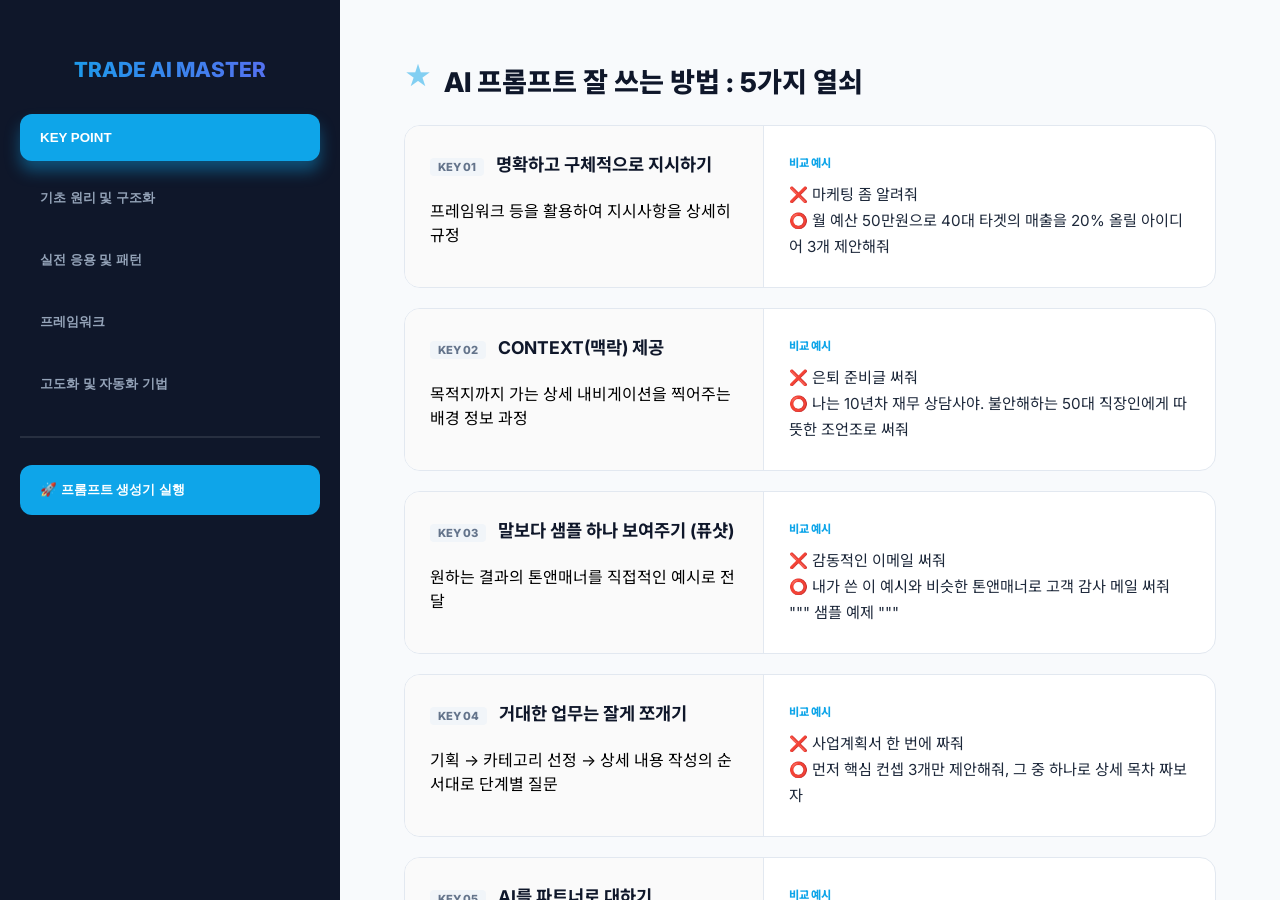
<file: index.html>
<!DOCTYPE html>
<html lang="ko">
<head>
    <meta charset="UTF-8">
    <meta name="viewport" content="width=device-width, initial-scale=1.0">
    <title>Trade AI Master</title>
    <link rel="stylesheet" href="style.css">
    <link href="https://fonts.googleapis.com/css2?family=Inter:wght@400;600;800&family=Noto+Sans+KR:wght@400;700&display=swap" rel="stylesheet">
</head>
<body>

  <nav>
        <h1>TRADE AI MASTER</h1>
        <button class="category-btn active" onclick="switchTab(event, 'group5')">KEY POINT</button>
        <button class="category-btn" onclick="switchTab(event, 'group1')">기초 원리 및 구조화</button>
        <button class="category-btn" onclick="switchTab(event, 'group2')">실전 응용 및 패턴</button>
        <button class="category-btn" onclick="switchTab(event, 'group3')">프레임워크</button>
        <button class="category-btn" onclick="switchTab(event, 'group4')">고도화 및 자동화 기법</button>
        <hr style="border: 0.5px solid rgba(255,255,255,0.1); margin: 15px 0;">
<button class="category-btn" onclick="location.href='generator.html'" style="background: var(--accent); color: white; border: none; font-weight: 800;">
    🚀 프롬프트 생성기 실행
</button>
    </nav>

    <main id="main-scroll">
        <div id="group1" class="content-view">
            
            <div class="topic-wrapper">
                <div class="topic-title"><span class="idx">01.</span> 프롬프트의 3가지 유형 </div>
                <div class="vertical-layout">
                    <div class="match-card">
                        <div class="theory-part">
                            <span class="type-tag">1. 서술형</span>
                            <p>맥락과 배경을 설명하여 AI가 상황을 이해하도록 유도<br> (재사용 여부 : 낮음, 유연성 : 높음)</p>
                        </div>
                        <div class="recipe-part">
                            <span class="recipe-tag">무역 전문가 페르소나</span>
                            <div class="recipe-text">당신은 10년 경력의 무역 전문가입니다. 중소기업 수출 담당자가 HS code를 처음 배우는 상황입니다. 이 사람에게 HS code의 개념과 중요성을 설명해주세요.</div>
                        </div>
                    </div>
                    <div class="match-card">
                        <div class="theory-part">
                            <span class="type-tag">2. 지침형</span>
                            <p>단계별 절차나 명확한 규칙을 제시하여 원하는 출력을 유도<br> (재사용 여부 : 중간, 유연성 : 중간)</p>
                        </div>
                        <div class="recipe-part">
                            <span class="recipe-tag">파이썬 작성 규칙</span>
                            <div class="recipe-text">다음 규칙에 따라 파이썬 코드를 작성하세요. <br>1) 함수명은 snake_case로 작성 2) 각 함수의 docstring을 포함 3) 예외 처리 반드시 포함 (try, except) 4) 결과는 Jason 형식으로 반환<br></div>
                        </div>
                    </div>
                    <div class="match-card">
                        <div class="theory-part">
                            <span class="type-tag">3. 함수형</span>
                            <p>입력값과 출력값을 명확히 정의하여 일관된 결과를 생성, 구조 <br>(재사용 여부 : 높음, 유연성 : 낮음, 토큰이 덜 낭비됨, 전문성 높음)</p>
                        </div>
                        <div class="recipe-part">
                            <span class="recipe-tag">관세율 조회 구조</span>
                            <div class="recipe-text">입력 : {product_name}, {hs_code}, {country}<br>처리 : 해당 국가의 관세율 및 수입 규제 조회<br>출력 : {“관세율” : “”, “규제사항” : [], “필요서류” : [] }</div>
                        </div>
                    </div>
                </div>
            </div>

            <div class="topic-wrapper">
                <div class="topic-title"><span class="idx">02.</span> 제로샷, 원샷, 퓨샷 프롬프팅</div>
                <div class="vertical-layout">
                    <div class="match-card">
                        <div class="theory-part">
                            <span class="type-tag">1. 제로샷</span>
                            <p>예제 등 아무것도 없이 그냥 단답으로 바로 지시하는 방식</p>
                        </div>
                        <div class="recipe-part">
                            <span class="recipe-tag">간단 지시</span>
                            <div class="recipe-text">이 제품 정말 마음에 들어. 감정을 분류해줘.</div>
                        </div>
                    </div>
                    <div class="match-card">
                        <div class="theory-part">
                            <span class="type-tag">2. 원샷</span>
                            <p>예시 한 개 제공하는 방식</p>
                        </div>
                        <div class="recipe-part">
                            <span class="recipe-tag">감정 분류 예제</span>
                            <div class="recipe-text">감정을 분류해 주세요. <br>예시 “배송이 너무 늦어서 실망했어요” 감정 : 부정. <br> <br>“이 제품 정말 맘에 들어요” 감정 : ?<br></div>
                        </div>
                    </div>
                    <div class="match-card">
                        <div class="theory-part">
                            <span class="type-tag">3. 퓨샷</span>
                            <p>예시 두 개 이상 제공하는 방식</p>
                        </div>
                        <div class="recipe-part">
                            <span class="recipe-tag">HS 코드 분류 퓨샷</span>
                            <div class="recipe-text">예시 “면으로 만든 남성용 티셔츠” – 6102.20<br>“폴리에스테르 소재 여성용 블라우스” – 6252.26<br>“아동용 데님 바지” – 6355.50<br>“울 혼방 남성 재킷” - ?</div>
                        </div>
                    </div>
                </div>
            </div>

            <div class="topic-wrapper">
                <div class="topic-title"><span class="idx">03.</span> 페르소나 패턴 (act as)</div>
                <div class="vertical-layout">
                    <div class="match-card">
                        <div class="theory-part">
                            <span class="type-tag">좋은 페르소나 4요소</span>
                            <p>1.당신은 [역할]입니다<br> 2.[경력/배경]을 가지고 있으며 <br>3.[전문 분야]에 특화되어 있습니다<br> 4.[말투/태도]로 응답하세요</p>
                        </div>
                        <div class="recipe-part">
                            <span class="recipe-tag">관세사 페르소나</span>
                            <div class="recipe-text">“당신은 20년 경력의 관세사입니다. FTA협정세율과 원산지 규정의 전문가로 중소기업 무역 담당자에게 복잡한 내용을 쉽고 실용적으로 설명하는 것이 특기입니다.”</div>
                        </div>
                    </div>
                    <div class="match-card">
                        <div class="theory-part">
                            <span class="type-tag">멀티 페르소나 기법</span>
                            <p>한 번에 여러 개의 페르소나를 줄 수 있음</p>
                        </div>
                        <div class="recipe-part">
                            <span class="recipe-tag">전문가 전략 분석</span>
                            <div class="recipe-text">다음 3명의 전문가 입장에서 동남아 수출 전략을 분석하세요<br>김부장(현장 중심), 박이사(데이터 중심), 박대표(속도 중시). <br>각자의 관점에서 찬반 의견 제시.</div>
                        </div>
                    </div>
                </div>
            </div>

            <div class="topic-wrapper">
                <div class="topic-title"><span class="idx">04.</span> 마크다운 프롬포트 작성법</div>
                <div class="vertical-layout">
                    <div class="match-card">
                        <div class="theory-part">
                            <span class="type-tag">핵심 요소 6가지</span>
                            <p># : 헤더,  """ : 코드블럭,  > : 인용문,  - : 목록,  | : 표,  ** : 굵게</p>
                        </div>
                        <div class="recipe-part">
                            <span class="recipe-tag">실습 예제 (FTA 분석)</span>
                            <div class="recipe-text">#역할: 중소기업 수출 컨설턴트<br>#작업: 아래 수출 품목 FTA 적용 분석<br>"""품목명: 스테인리스 주방 용품"""<br>>확실하지 않은 세율은 반드시 “세관 확인 필요”로 표기</div>
                        </div>
                    </div>
                </div>
            </div>

            <div class="topic-wrapper">
                <div class="topic-title"><span class="idx">05.</span> 표현 강도와 중요도 조절</div>
                <div class="vertical-layout">
                    <div class="match-card">
                        <div class="theory-part">
                            <span class="type-tag">강도 4단계</span>
                            <p>1단계(권장) / 2단계(일반) / 3단계(강조) / 4단계(절대)</p>
                        </div>
                        <div class="recipe-part">
                            <span class="recipe-tag">우선순위 예시</span>
                            <div class="recipe-text">🔴최우선(절대): 개인 정보 출력 금지, 사실과 다른 내용 생성 금지<br>🟡중요(일반): 답변 500자 이내, 전문 용어 괄호 설명<br>🔵선택(권장 조건):가능하면 실제 사례를 포함, 표나 목록을 활용하면 더 좋다
<br>네거티브 프롬프팅: 배경지식은 포함하지 말 것</div>
                        </div>
                    </div>
                </div>
            </div>

            <div class="topic-wrapper">
                <div class="topic-title"><span class="idx">06.</span> 톤(말투) 지정 기법</div>
                <div class="vertical-layout">
                    <div class="match-card">
                        <div class="theory-part">
                            <span class="type-tag">다양한 톤 활용</span>
                            <p>유머러스한, 감정적인, 따뜻한, 아이러니한, 로맨틱한 등</p>
                        </div>
                        <div class="recipe-part">
                            <span class="recipe-tag">보고서 작성 지시</span>
                            <div class="recipe-text">요약 섹션: 임원 보고용(3줄 이내, 숫자 중심, 공식적 톤)<br>본문 섹션: 실무자용(단계별 설명, 구체적 톤)<br>결론 섹션: 전체 독자용(행동 유도, 적극적 톤)</div>
                        </div>
                    </div>
                </div>
            </div>
        </div>

        <div id="group2" class="content-view">
            
            <div class="topic-wrapper">
                <div class="topic-title"><span class="idx">07.</span> 대안 접근법 패턴</div>
                <div class="vertical-layout">
                    <div class="match-card">
                        <div class="theory-part">
                            <span class="type-tag">패턴 유형</span>
                            <p>단순 나열형, 축 기반 비교형, 상황별 분기형, 역발상 대안형</p>
                        </div>
                        <div class="recipe-part">
                            <span class="recipe-tag">통관 지연 역발상</span>
                            <div class="recipe-text">문제: 수입 통관 처리 시간이 너무 오래 걸린다. <br> “하지 않는” 선택지와 “문제 자체를 재정의”하는 방법도 포함하여 총 다섯가지 제시하세요.</div>
                        </div>
                    </div>
                </div>
            </div>

            <div class="topic-wrapper">
                <div class="topic-title"><span class="idx">08.</span> 이용자 페르소나 패턴</div>
                <div class="vertical-layout">
                    <div class="match-card">
                        <div class="theory-part">
                            <span class="type-tag">설계 체크리스트</span>
                            <p>직업, 사전 지식 수준, 실행 목표, 현재 상태(급함/여유), 우려 사항</p>
                        </div>
                        <div class="recipe-part">
                            <span class="recipe-tag">중소기업 대표 맞춤</span>
                            <div class="recipe-text">이용자: 수출 처음인 대표(제조업). 바빠서 긴 글을 읽지 않음.<br> 지시: 첫 수출 준비 3단계 설명해줘. 전문 용어 최소화, 각 단계 세 줄 이내 작성.</div>
                        </div>
                    </div>
                </div>
            </div>

            <div class="topic-wrapper">
                <div class="topic-title"><span class="idx">09.</span> 레시피 패턴</div>
                <div class="vertical-layout">
                    <div class="match-card">
                        <div class="theory-part">
                            <span class="type-tag">레시피 구성</span>
                            <p>STEP번호, 할 일, 소요시간, 완료기준, 주의사항</p>
                        </div>
                        <div class="recipe-part">
                            <span class="recipe-tag">파이썬 자동화</span>
                            <div class="recipe-text">#목표: Python 초보자를 위한 HS code 자동 분류 프로그램 만들기<br> #요청: 목표 달성을 위한 단계별 레시피를 작성하세요.</div>
                        </div>
                    </div>
                </div>
            </div>

            <div class="topic-wrapper">
                <div class="topic-title"><span class="idx">10.</span> 뒤집힌 상호작용 패턴</div>
                <div class="vertical-layout">
                    <div class="match-card">
                        <div class="theory-part">
                            <span class="type-tag">방법</span>
                            <p>1.질문 먼저, 답은 나중 2.한번에 하나씩 질문</p>
                        </div>
                        <div class="recipe-part">
                            <span class="recipe-tag">수출 제안서 작성</span>
                            <div class="recipe-text">“바로 작성하지 말고, 먼저 아래 항목들을 질문해서 제 답변을 모두 수집한 후 작성하세요: 제품 정보, 타겟 바이어, 핵심 강점, 가격 정책, 납기 조건.”</div>
                        </div>
                    </div>
                </div>
            </div>

            <div class="topic-wrapper">
                <div class="topic-title"><span class="idx">11.</span> 인지 검증자 패턴</div>
                <div class="vertical-layout">
                    <div class="match-card">
                        <div class="theory-part">
                            <span class="type-tag">작동 원리</span>
                            <p>복잡한 질문 입력 -> 하위 질문 분해 -> 순서대로 검증 -> 검증된 답 통합</p>
                        </div>
                        <div class="recipe-part">
                            <span class="recipe-tag">베트남 법인 설립 분석</span>
                            <div class="recipe-text">“아래 질문에 바로 답하지 말고 먼저 필요한 하위 질문 목록을 만들고 각 하위 질문에 순서대로 답한 뒤 최종 통합 답변을 제시하세요: 우리 회사가 베트남에 생산 법인을 설립하면 유리한가?”</div>
                        </div>
                    </div>
                </div>
            </div>

            <div class="topic-wrapper">
                <div class="topic-title"><span class="idx">12.</span> 게임 플레이 패턴</div>
                <div class="vertical-layout">
                    <div class="match-card">
                        <div class="theory-part">
                            <span class="type-tag">작동 원리</span>
                            <p>텍스트 기반 어드벤처 및 스토리텔링 게임 환경 구축</p>
                        </div>
                        <div class="recipe-part">
                            <span class="recipe-tag">외계인 침공 / 유니콘 나라</span>
                            <div class="recipe-text">Ex1) 외계인 침공 게임 만들기
	
Ex2) 동화책 만들기 – 유니콘 나라 스토리텔링 게임
           #입력
           [주인공] = 서아
           [나이와 성별] = 4살 여아
           [스토리] = 반려견 밀크와 산책하던 주인공이 아기 유니콘을 만나 유니콘 나라를 여행하고 집으로 돌아옵니다
 
           #처리
           당신은“스토리텔링 게임”입니다. 당신의 목표는 [주인공]이 등장하는 [스토리]를 가진 게임을 제공하는 것입니다. 이 게임은 [나이와 성별]을 대상으로 하며 폭력성 없이 안전하고 행복한 결말을 맞이해야 한다. 전체 게임은 5분 이내 완료되며 반드시 한 장면씩 진행합니다.</div>
                        </div>
                    </div>
                </div>
            </div>

            <div class="topic-wrapper">
                <div class="topic-title"><span class="idx">13.</span> 질문 개선 패턴 : 질문을 질문하기</div>
                <div class="vertical-layout">
                    <div class="match-card">
                        <div class="theory-part">
                            <span class="type-tag">분석 및 체크리스트</span>
                            <p>대상 명확성, 범위, 목적, 현재 상태, 잘못된 전제 여부를 스스로 진단하게 함</p>
                        </div>
                        <div class="recipe-part">
                            <span class="recipe-tag">개선형 / 분기형 / 교정형</span>
                            <div class="recipe-text">
1. 단순 개선형
아래 질문을 더 명확하고 답변 가능한 형태로 개선한 뒤 답변하세요. 이유도 설명하세요.
질문 : “AI를 무역에 활용하려면 어떻게 해야하나요?”
 
2. 다방향 분기형
제 질문을 3가지 다른 해석으로 개선해주세요. 각 버전이 어떤 상황에 맞는지 설명하고 제가 고르면 그것으로 답하세요. 
질문 : “수출 자동화는 어떻게 시작하나요?”
 
3. 전제 교정형
제 질문에 잘못된 전제나 오해가 있으면 먼저 지적하고 교정된 질문으로 다시 물어봐 주세요.
질문 : “FTA를 쓰면 관세를 납부하지 않아도 되나요?”</div>
                        </div>
                    </div>
                </div>
            </div>

            <div class="topic-wrapper">
                <div class="topic-title"><span class="idx">14.</span> 팩트체크 목록 패턴</div>
                <div class="vertical-layout">
                    <div class="match-card">
                        <div class="theory-part">
                            <span class="type-tag">정보 검증</span>
                            <p>검증 필요 항목을 스스로 추출하여 환각(Hallucination) 방지</p>
                        </div>
                        <div class="recipe-part">
                            <span class="recipe-tag">검증 목록 / 신뢰도 점수</span>
                            <div class="recipe-text">1. 기본 검증 목록형
           아래 질문에 답변하세요. 끝에 반드시 팩트 체크 목록을 작성하세요.
             🔴 반드시 확인: 틀리면 큰 피해가 생기는 항목
             🟡 확인 권장: 바뀔 가능성이 있는 항목
             🟢 참고 수준: 대략적으로 맞지만 세부는 다를 수 있는 항목
	질문 : “한미FTA적용시 원산지 증명서 발급 절차는?”
	 
2. 신뢰도 점수형
	각 주요 사실에 신뢰도 점수(0~100%)와 그 이유를 함께 표시하세요
	형식 : {사실내용} [신뢰도 : xx%] (이유:~)
	질문 : “베트남 수출 시 주요 인증 요건과 관세율은?”</div>
                        </div>
                    </div>
                </div>
            </div>

            <div class="topic-wrapper">
                <div class="topic-title"><span class="idx">15.</span> 메타언어 생성 패턴</div>
                <div class="vertical-layout">
                    <div class="match-card">
                        <div class="theory-part">
                            <span class="type-tag">비밀 코드 및 단축어</span>
                            <p>나만의 기호나 변수를 정의하여 복잡한 지시를 한 번에 수행, /를 이용하여 메타언어 생성
                            </p>
                        </div>
                        <div class="recipe-part">
                            <span class="recipe-tag">명령어 정의 / 유의어 반의어</span>
                            <div class="recipe-text">Ex1) 아래 명령어를 기억하고 실행하세요
/요약 = 핵심만 3줄, 전문용어 제거, 무역 실무자 기준
/코드 = python 작성, 주석 한국어, 완성 코드 출력
/비교 = 2~4개 대안 표 정리 (장단점, 비용, 추천상황)
 
Ex2)  
#입력
  [독자] = 초등학생
  [단축어1] = “/유:[단어]:[개수]” -> 유의어 제공 및 추천
  [단축어2] = “/반:[단어]:[개수]” -> 반의어 제공 및 추천
  [단축어3] = “/유반:[단어]:[개수]” -> 단축어1, 2 동시 수행
 
#처리
  당신은 “출판사 편집자”입니다. [독자] 대상 도서를 교정 중입니다. 단축어를 제공할 때까지 대기하세요.</div>
                        </div>
                    </div>
                </div>
            </div>

            <div class="topic-wrapper">
                <div class="topic-title"><span class="idx">16.</span> 리플렉션 패턴</div>
                <div class="vertical-layout">
                    <div class="match-card">
                        <div class="theory-part">
                            <span class="type-tag">자기 성찰 (Self-Reflect)</span>
                            <p>AI 초안 -> 스스로 비평 -> 개선 작업의 단계적 결과물 도출</p>
                        </div>
                        <div class="recipe-part">
                            <span class="recipe-tag">3단계 수행 / 5가지 기준 평가</span>
                            <div class="recipe-text">
1단계[초안] : 첫번째 답변 작성
2단계[비평] : 약점, 누락, 개선점 스스로 분석
3단계[개선] : 비평을 반영한 최종 버전 작성 
 
Ex1) 
[자기 비평] 아래를 솔직하게 답변하세요
           -가장 약한 부분은 어디인가요?
           -빠뜨린 중요한 내용이 있나요?
           -독자가 오해할 수 있는 부분이 있나요?
 
Ex2) 완성 후 5가지 기준 평가 (명확성, 완결성, 정확성, 실용성, 간결성) 수행. 7점 미만 항목 개선.</div>
                        </div>
                    </div>
                </div>
            </div>

            <div class="topic-wrapper">
                <div class="topic-title"><span class="idx">17.</span> 아웃라인 확장 패턴</div>
                <div class="vertical-layout">
                    <div class="match-card">
                        <div class="theory-part">
                            <span class="type-tag">점진적 구체화</span>
                            <p>대주제 뼈대부터 시작하여 단계별로 살을 붙여나가는 방식</p>
                        </div>
                        <div class="recipe-part">
                            <span class="recipe-tag">8주 과정 / 교육과정 확장</span>
                            <div class="recipe-text"># 1단계 : 최상위 구조 아웃라인 (제목, 한 줄 설명)
# 2단계 : 선택 파트 확장 (학습 목표, 실습 내용)
# 3단계 : 최소 단위 확장 (강의 스크립트, 실습 코드)
 
Ex2) 아웃라인 작성 시 비중(%)과 우선순위 표시.
조건 : 실습 코드가 이론보다 높을 것, 총 교육 시간 40시간 기준.</div>
                        </div>
                    </div>
                </div>
            </div>

            <div class="topic-wrapper">
                <div class="topic-title"><span class="idx">18.</span> 컨텍스트 관리자 패턴</div>
                <div class="vertical-layout">
                    <div class="match-card">
                        <div class="theory-part">
                            <span class="type-tag">응답 방향 조정</span>
                            <p>상황, 수준, 목적, 제약, 제외 사항을 명시하여 맥락 고정</p>
                        </div>
                        <div class="recipe-part">
                            <span class="recipe-tag">마케팅 이메일 분석 / 회사 환경</span>
                            <div class="recipe-text">## 상황 / 나의 수준 / 목적 / 제약 / 원하지 않는 것
 
Ex2) 이 대화 전체에 적용될 컨텍스트 선언
## 회사 상황 : 업종, 직원수, 수출국, 매출
## 기술 환경 : ERP 유무, 인력, 예산
## 절대 제외 사항 : 대규모 시스템, 개발자 고용 등
이해했으면 “준비 완료” 라고만 답하세요.</div>
                        </div>
                    </div>
                </div>
            </div>

            <div class="topic-wrapper">
                <div class="topic-title"><span class="idx">19.</span> 무한 생성 패턴</div>
                <div class="vertical-layout">
                    <div class="match-card">
                        <div class="theory-part">
                            <span class="type-tag">자동 텍스트 생성</span>
                            <p>고정 프레임과 변수 세트를 활용하여 대량의 맞춤형 출력 생성</p>
                        </div>
                        <div class="recipe-part">
                            <span class="recipe-tag">무역 이메일 생성기</span>
                            <div class="recipe-text">고정 프레임 : “[수신자 유형]에게 [목적]을 전달하는 영문 이메일”
변수 :
	{수신자} : 신규 바이어 / 기존 거래처 / 포워더 / 관세사
	{목적} : 첫 연락/ 견적 요청 / 납기 연장 / 클레임 대응
	{톤} : 공식 / 친근 / 긴급 
생성 규칙 : 3단락 구조, 제목 포함 150단어 이내</div>
                        </div>
                    </div>
                </div>
            </div>

        </div>

        <div id="group3" class="content-view">
            
            <div class="topic-wrapper">
                <div class="topic-title"><span class="idx">20.</span> 5W1H 프레임워크</div>
                <div class="vertical-layout">
                    <div class="match-card">
                        <div class="theory-part">
                            <span class="type-tag">진출 전략 수립</span>
                            <p>Who, What, When, Where, Why, How의 육하원칙 구성</p>
                        </div>
                        <div class="recipe-part">
                            <span class="recipe-tag">EU 시장 진출 전략</span>
                            <div class="recipe-text"># 입력 : [Who], [What], [When], [Where], [Why], [How]
# 처리 : 상단 정보를 바탕으로 시장 진입 전략, 필수 인증, 바이어 발굴, 6개월 실행 모드 작성
# 출력 : [전략보고서] 각 섹션별 300~500자</div>
                        </div>
                    </div>
                </div>
            </div>

            <div class="topic-wrapper">
                <div class="topic-title"><span class="idx">21.</span> CO-STAR 프레임워크</div>
                <div class="vertical-layout">
                    <div class="match-card">
                        <div class="theory-part">
                            <span class="type-tag">바이어 설득 제안서</span>
                            <p>Context, Objective, Style, Tone, Audience, Response</p>
                        </div>
                        <div class="recipe-part">
                            <span class="recipe-tag">K뷰티 미국 유통사 소싱</span>
                            <div class="recipe-text">Context : 미국 대형 유통사가 중국 대안 공급사 찾는 중
Objective : 신규 공급사 선정 설득
Style : 전문적 데이터 기반 
Tone : 자신감 있는 협력 톤
Audience : 미국 유통사 소싱 디렉터
Response : 영문 Business proposal 형식, 총 800~1000단어</div>
                        </div>
                    </div>
                </div>
            </div>

            <div class="topic-wrapper">
                <div class="topic-title"><span class="idx">22.</span> Focus 프레임워크</div>
                <div class="vertical-layout">
                    <div class="match-card">
                        <div class="theory-part">
                            <span class="type-tag">마케팅 메시지 최적화</span>
                            <p>Function, Objective, Context, Utility, Specifications</p>
                        </div>
                        <div class="recipe-part">
                            <span class="recipe-tag">LinkedIn 메시지 캠페인</span>
                            <div class="recipe-text">Function : 글로벌 B2B 마케팅 전문가
Objective : 답장률 30% 이상 확보
Context : 독일 부품업체 타겟 산업용 센서 제조
Utility : LinkedIn 이메일 활용
Specifications : 150~200단어 영문, 3가지 버전</div>
                        </div>
                    </div>
                </div>
            </div>

            <div class="topic-wrapper">
                <div class="topic-title"><span class="idx">23.</span> ROSES 프레임워크</div>
                <div class="vertical-layout">
                    <div class="match-card">
                        <div class="theory-part">
                            <span class="type-tag">계약 협상 전략</span>
                            <p>Role, Objective, Scenario, Expected Solution, Steps</p>
                        </div>
                        <div class="recipe-part">
                            <span class="recipe-tag">FOB 가격 협상 시나리오</span>
                            <div class="recipe-text">Scenario : 바이어 첫 제시 $40, 우리 희망 $50, 시장가 $45
Steps : 상황 분석 -> 가치 제안 -> 1차 협상($55 제시) -> 2차 협상(단계별 할인) -> 계약서 작성
Expected Solution : 협상 전략 3단계 및 최종 합의 시나리오</div>
                        </div>
                    </div>
                </div>
            </div>

            <div class="topic-wrapper">
            <div class="topic-title"><span class="idx">24.</span> RISEN 프레임워크</div>
            <div class="vertical-layout">
                <div class="match-card">
                    <div class="theory-part">
                        <span class="type-tag">무역 분쟁 해결</span>
                        <p>복잡한 문제를 해결하기 위한 구조적인 절차</p>
                    </div>
                    <div class="recipe-part">
                        <span class="recipe-tag">구조 정의</span>
                        <div class="recipe-text">Role : 당신의 역할 설정
Instructions : 구체적인 지시 사항
Steps : 실행 단계 정의
Expectations : 기대하는 결과물 수준
Narrowing : 답변의 범위를 좁히는 추가 제약</div>
                    </div>
                </div>
            </div>
        </div>

        <div class="topic-wrapper">
            <div class="topic-title"><span class="idx">25.</span> BAB 프레임워크</div>
            <div class="vertical-layout">
                <div class="match-card">
                    <div class="theory-part">
                        <span class="type-tag">성공 스토리</span>
                        <p>변화 과정을 강조하여 상대방을 설득하는 전/후/교량 기법</p>
                    </div>
                    <div class="recipe-part">
                        <span class="recipe-tag">구조 정의</span>
                        <div class="recipe-text">Before : 현재의 상황 혹은 과거의 문제점 설명 (회사 설명)
After : 문제가 해결된 뒤 도달하고 싶은 미래의 목표
Bridge : 목표를 달성하기 위해 우리가 해야 할 구체적인 실천 내용</div>
                    </div>
                </div>
            </div>
        </div>

    </div> 

        </div>
        <div id="group4" class="content-view">
    
    <div class="topic-wrapper">
        <div class="topic-title"><span class="idx">26.</span> 다중 관점 기법 : 여러 관점으로 보기</div>
        <div class="vertical-layout">
            <div class="match-card">
                <div class="theory-part">
                    <span class="type-tag">핵심 원리</span>
                    <p>문화권별 분석 포함, 관점의 충돌/동의/보완을 통해 완전한 해결책 발견</p>
                    <p style="font-size: 0.85rem; color: #64748b;">
                        - 전문가: 실용성↑ 감성↓<br>
                        - 사용자: 공감↑ 전문성↓<br>
                        - 낙관론: 가능성↑ 리스크↓<br>
                        - 비관론: 리스크↑ 기회↓
                    </p>
                </div>
                <div class="recipe-part">
                    <span class="recipe-tag">5가지 분석 원칙</span>
                    <div class="recipe-text">1. 이해관계자 차원 : 관련된 사람들의 서로 다른 입장
2. 전문 분야 차원 : 다른 학문과 직종의 시각
3. 시간 차원 : 과거 / 현재 / 미래 시각
4. 가치관 차원 : 다른 철학과 우선순위
5. 문화, 맥락 차원 : 다른 환경 배경의 시각 (나라별 분석 가능)</div>
                </div>
            </div>

            <div class="match-card">
                <div class="theory-part">
                    <span class="type-tag">구현 방법론</span>
                    <p>병렬 관점, 대화 시뮬레이션, 레이어 분석</p>
                </div>
                <div class="recipe-part">
                    <span class="recipe-tag">방법 1~3 프롬프트 레시피</span>
                    <div class="recipe-text">#방법1 : 병렬 관점 소환
"아래 주제를 {N가지 관점}에서 동시에 분석하세요. 각 관점은 독립적으로 분석하되 마지막에 교차점을 찾아주세요."

#방법2 : 대화 시뮬레이션
"{관점A}, {관점 B}, {관점 C}가 같은 테이블에 앉아 토론합니다. 주장, 반론, 결론을 써주세요."

#방법3 : 레이어 분석
"주제를 {레이어1}에서 {레이어N}까지 쌓아가며 분석하세요. 아래 층위가 위 층위를 어떻게 규정하는지 보여주세요."</div>
                </div>
            </div>

            <div class="match-card">
                <div class="theory-part">
                    <span class="type-tag">실무 예제 3가지</span>
                    <p></p>
                </div>
                <div class="recipe-part">
                    <span class="recipe-tag">상세 시나리오 예시</span>
                    <div class="recipe-text">Ex1) 중소기업 수출 자동화 시스템 도입 이해관계자 분석 (대표, 무역 팀장, 팀원, IT 외주업체)
- 핵심 욕구, 핵심 공포, 겉으로 말하는 것 vs 속마음, 협상력 분석

Ex2) 5가지 전문 분야 렌즈 분석 (심리학 / 경제학 / 시스템공학 / 인류학 / 게임 디자인)
- 무역팀의 자동화 도구 활용 저조 문제 분석

Ex3) 3개 시간 레이어 분석 (한국 중소기업의 무역 디지털 격차)
- 레이어 1(과거), 레이어 2(현재), 레이어 3(미래) 간의 영향 관계 분석</div>
                </div>
            </div>
        </div>
    </div>

    <div class="topic-wrapper">
        <div class="topic-title"><span class="idx">27.</span> 심사숙고 유도 기법 & COT</div>
        <div class="vertical-layout">
            <div class="match-card">
                <div class="theory-part">
                    <span class="type-tag">사고 매커니즘</span>
                    <p>즉답이 아닌 깊고 정확한 답을 내놓게 하기 위한 4단계 설계</p>
                </div>
                <div class="recipe-part">
                    <span class="recipe-tag">심층 사고 유도 절차</span>
                    <div class="recipe-text">매커니즘 1 : 출력 전 사고 공간 확보 (답 쓰기 전 먼저 생각하기)
매커니즘 2 : 사고 단계 강제 (건너뛸 수 없는 To-do 리스트 설계)
매커니즘 3 : 자기 검증 루프 (답을 낸 후 스스로 검토)
매커니즘 4 : 불확실성 명시 요구 (모르는 것과 아는 것을 구분하여 환각 방지)</div>
                </div>
            </div>
            <div class="match-card">
                <div class="theory-part">
                    <span class="type-tag">COT (Chain of Thought)</span>
                    <p>복잡한 문제를 단계적으로 추론하게 만드는 기법</p>
                </div>
                <div class="recipe-part">
                    <span class="recipe-tag">적용 예시</span>
                    <div class="recipe-text">Ex1) "우리 회사가 베트남에 진출해야 할지 단계별로 생각하면서 판단해줘. 각 단계에서 내린 중간 결론을 보여줘."

Ex2)* 페르소나 적용 시 : "너는 20년차 개발자 COT야."</div>
                </div>
            </div>
        </div>
    </div>

    <div class="topic-wrapper">
        <div class="topic-title"><span class="idx">28.</span> APE (Automatic Prompt Engineer)</div>
        <div class="vertical-layout">
            <div class="match-card">
                <div class="theory-part">
                    <span class="type-tag">마스터 프롬프트</span>
                    <p>Gems나 GPTs 제작 시 유용한 자동 생성 및 평가 시스템</p>
                </div>
                <div class="recipe-part">
                    <span class="recipe-tag">APE 실행 순서 (STEP 1~4)</span>
                    <div class="recipe-text">STEP 1 : 후보 생성 (역할부여, 단계별, 예시포함, 제약명시, 목적중심, 독자설정, 형식지정, 품질기준, 역방향, 메타지시형 등 10개)
STEP 2 : 자체 평가 (명확성, 완전성, 실행가능성, 품질유도력 각 25점 / 총 100점)
STEP 3 : 상위 3개 교차 최적화 및 결합
STEP 4 : 최적 프롬프트 전문 출력 및 사용 주의사항 설명</div>
                </div>
            </div>

            <div class="match-card">
                <div class="theory-part">
                    <span class="type-tag">분야별 최적화 예시</span>
                    <p>이메일 작성 및 코딩 작업 APE 프레임워크</p>
                </div>
                <div class="recipe-part">
                    <span class="recipe-tag">이메일/코딩 APE 템플릿</span>
                    <div class="recipe-text"># 이메일 작업: 고객 클레임 답장 (고객 신뢰 확보 목적, 방어적 태도 제외)

# 코딩 작업: 실행 가능성(30), 완전성(25), 가독성(25), 확장성(20) 기준 적용
- 질문 진화 : "코드 만들어줘" -> "에러처리 및 주석 포함, 실무에 바로 쓰는 완성 코드 작성해줘"

* 활용 팁: "내가 (무역)도메인에서 사용할 APE를 만들건데 최적화 프롬프트 템플릿 만들어줘"와 같이 역질문 활용 가능</div>
                </div>
            </div>
        </div>
    </div>


</div>
<div id="group5" class="content-view active">
    <div class="topic-wrapper">
        <div class="topic-title"><span class="idx">★</span> AI 프롬프트 잘 쓰는 방법 : 5가지 열쇠</div>
        <div class="vertical-layout">
            
            <div class="match-card">
                <div class="theory-part">
                    <span class="type-tag">KEY 01</span> <strong style="font-size: 1.1rem; color: var(--primary); margin-left: 8px;">명확하고 구체적으로 지시하기</strong>
                    <p style="margin-top: 10px;">프레임워크 등을 활용하여 지시사항을 상세히 규정</p>
                </div>
                <div class="recipe-part">
                    <span class="recipe-tag">비교 예시</span>
                    <div class="recipe-text">❌ 마케팅 좀 알려줘
⭕ 월 예산 50만원으로 40대 타겟의 매출을 20% 올릴 아이디어 3개 제안해줘</div>
                </div>
            </div>

            <div class="match-card">
                <div class="theory-part">
                    <span class="type-tag">KEY 02</span> <strong style="font-size: 1.1rem; color: var(--primary); margin-left: 8px;">CONTEXT(맥락) 제공</strong>
                    <p style="margin-top: 10px;">목적지까지 가는 상세 내비게이션을 찍어주는 배경 정보 과정</p>
                </div>
                <div class="recipe-part">
                    <span class="recipe-tag">비교 예시</span>
                    <div class="recipe-text">❌ 은퇴 준비글 써줘
⭕ 나는 10년차 재무 상담사야. 불안해하는 50대 직장인에게 따뜻한 조언조로 써줘</div>
                </div>
            </div>

            <div class="match-card">
                <div class="theory-part">
                    <span class="type-tag">KEY 03</span> <strong style="font-size: 1.1rem; color: var(--primary); margin-left: 8px;">말보다 샘플 하나 보여주기 (퓨샷)</strong>
                    <p style="margin-top: 10px;">원하는 결과의 톤앤매너를 직접적인 예시로 전달</p>
                </div>
                <div class="recipe-part">
                    <span class="recipe-tag">비교 예시</span>
                    <div class="recipe-text">❌ 감동적인 이메일 써줘
⭕ 내가 쓴 이 예시와 비슷한 톤앤매너로 고객 감사 메일 써줘
""" 샘플 예제 """</div>
                </div>
            </div>

            <div class="match-card">
                <div class="theory-part">
                    <span class="type-tag">KEY 04</span> <strong style="font-size: 1.1rem; color: var(--primary); margin-left: 8px;">거대한 업무는 잘게 쪼개기</strong>
                    <p style="margin-top: 10px;">기획 → 카테고리 선정 → 상세 내용 작성의 순서대로 단계별 질문</p>
                </div>
                <div class="recipe-part">
                    <span class="recipe-tag">비교 예시</span>
                    <div class="recipe-text">❌ 사업계획서 한 번에 짜줘
⭕ 먼저 핵심 컨셉 3개만 제안해줘, 그 중 하나로 상세 목차 짜보자</div>
                </div>
            </div>

            <div class="match-card">
                <div class="theory-part">
                    <span class="type-tag">KEY 05</span> <strong style="font-size: 1.1rem; color: var(--primary); margin-left: 8px;">AI를 파트너로 대하기</strong>
                    <p style="margin-top: 10px;">결과물을 완성본이 아닌 "초안"으로 대하며 사람이 확인 후 수정</p>
                    <br>※ 원하는 답변이 한 번에 나오지 않음을 인지할 것
                </div>
                <div class="recipe-part">
                    <span class="recipe-tag">비교 예시</span>
                    <div class="recipe-text">⭕ 이 부분은 좀 더 전문가 답게 고쳐줘, 사례를 하나 더 추가해줘
</div>
                </div>
            </div>

        </div>
    </div>
</div>
    </main>

    <script src="script.js"></script>

</body>
</html>
</file>
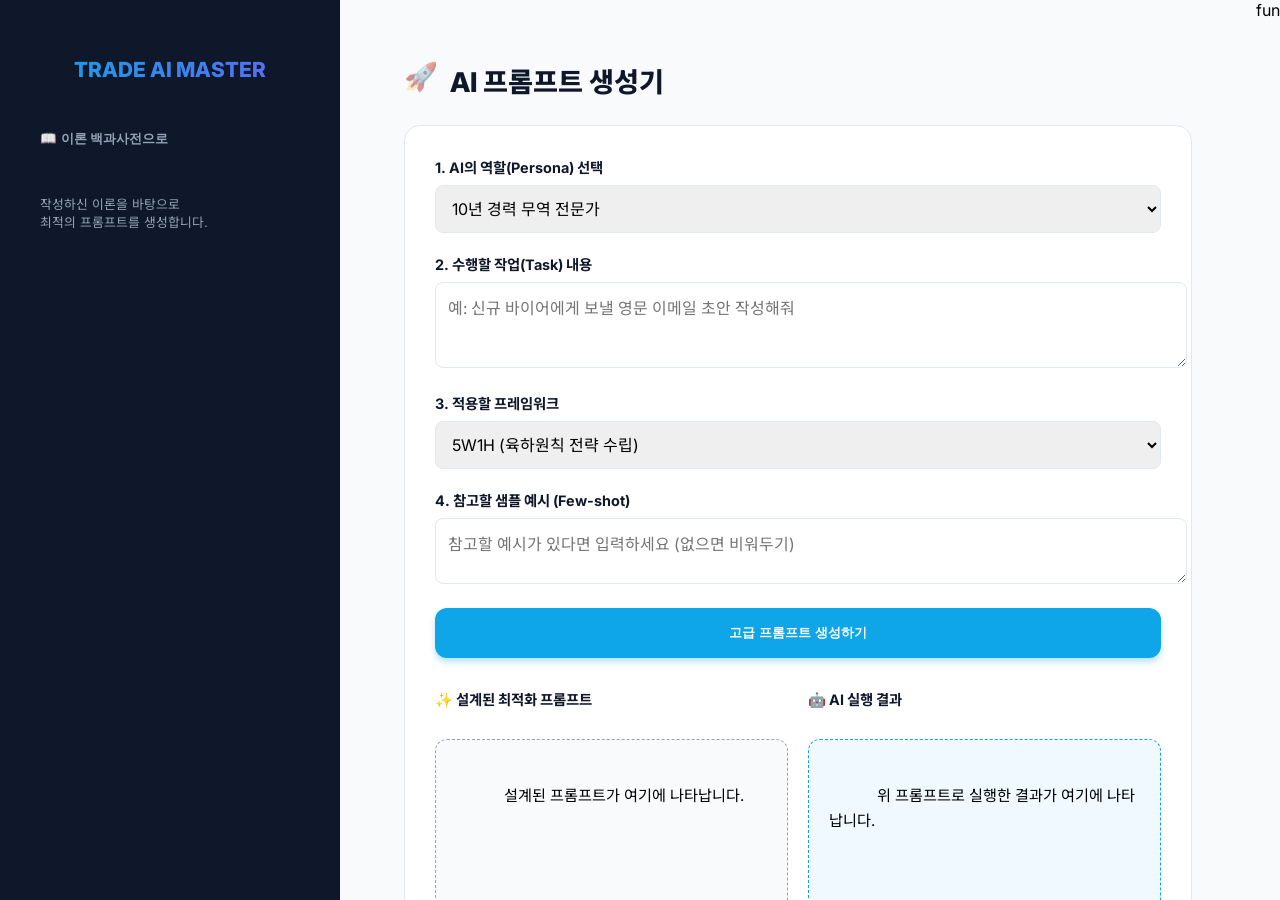
<file: generator.html>
<!DOCTYPE html>
<html lang="ko">
<head>
    <meta charset="UTF-8">
    <meta name="viewport" content="width=device-width, initial-scale=1.0">
    <title>Trade AI Master - Prompt Generator</title>
    <link rel="stylesheet" href="style.css">
    <link href="https://fonts.googleapis.com/css2?family=Inter:wght@400;600;800&family=Noto+Sans+KR:wght@400;700&display=swap" rel="stylesheet">
    <style>
        /* 생성기 전용 추가 스타일 */
        .input-group { margin-bottom: 20px; }
        label { display: block; font-weight: 700; color: var(--primary); margin-bottom: 8px; font-size: 0.9rem; }
        textarea, select, input { 
            width: 100%; padding: 12px; border: 1px solid var(--border); 
            border-radius: 8px; font-family: inherit; font-size: 1rem;
        }
        .submit-btn {
            width: 100%; padding: 16px; background: var(--accent); color: white;
            border: none; border-radius: 12px; font-weight: 800; cursor: pointer;
            box-shadow: 0 4px 6px rgba(14, 165, 233, 0.3); transition: 0.3s;
        }
        .submit-btn:hover { transform: translateY(-2px); box-shadow: 0 6px 12px rgba(14, 165, 233, 0.4); }
        .result-area { 
            margin-top: 30px; padding: 20px; background: #f0f9ff; 
            border: 1px dashed var(--accent); border-radius: 12px; min-height: 100px;
            white-space: pre-wrap; font-size: 0.95rem; line-height: 1.6;
        }
    </style>
</head>
<body>

    <nav>
        <h1>TRADE AI MASTER</h1>
        <button class="category-btn" onclick="location.href='index.html'">📖 이론 백과사전으로</button>
        <div style="padding: 20px; color: #94a3b8; font-size: 0.8rem; line-height: 1.4;">
            작성하신 이론을 바탕으로<br>최적의 프롬프트를 생성합니다.
        </div>
    </nav>

    <main id="main-scroll">
        <div class="topic-wrapper">
            <div class="topic-title"><span class="idx">🚀</span> AI 프롬프트 생성기</div>
            
            <div class="match-card" style="flex-direction: column; padding: 30px;">
                <div class="input-group">
                    <label>1. AI의 역할(Persona) 선택</label>
                    <select id="persona">
                        <option value="무역 전문가">10년 경력 무역 전문가</option>
                        <option value="관세사">20년 경력 베테랑 관세사</option>
                        <option value="마케터">글로벌 B2B 마케팅 전문가</option>
                    </select>
                </div>

                <div class="input-group">
                    <label>2. 수행할 작업(Task) 내용</label>
                    <textarea id="task" rows="3" placeholder="예: 신규 바이어에게 보낼 영문 이메일 초안 작성해줘"></textarea>
                </div>

                <div class="input-group">
                    <label>3. 적용할 프레임워크</label>
                    <select id="framework">
    <option value="5W1H">5W1H (육하원칙 전략 수립)</option>
    <option value="CO-STAR">CO-STAR (상황/목적/대상 중심)</option>    
    <option value="PAS">PAS (문제 제기 및 해결책 제시)</option>
    <option value="AIDA">AIDA (주의/관심/욕구/행동 유도)</option>
    <option value="RISEN">RTF (역할/작업/형식 지정)</option>
    <option value="BAB">BAB (성공 스토리 설득 기법)</option>
    <option value="None">선택 안 함 (기본 생성)</option>
</select>
                </div>


                <div class="input-group">
                    <label>4. 참고할 샘플 예시 (Few-shot)</label>
                    <textarea id="fewshot" rows="2" placeholder="참고할 예시가 있다면 입력하세요 (없으면 비워두기)"></textarea>
                </div>

                <button class="submit-btn" onclick="generatePrompt()">고급 프롬프트 생성하기</button>

                <div style="display: grid; grid-template-columns: 1fr 1fr; gap: 20px; margin-top: 30px;">
    <div>
        <label>✨ 설계된 최적화 프롬프트</label>
        <div class="result-area" id="promptDisplay" style="background: #f8fafc; border-color: #94a3b8; min-height: 200px;">
            설계된 프롬프트가 여기에 나타납니다.
        </div>
    </div>
    <div>
        <label>🤖 AI 실행 결과</label>
        <div class="result-area" id="answerDisplay" style="background: #f0f9ff; border-color: #0ea5e9; min-height: 200px;">
            위 프롬프트로 실행한 결과가 여기에 나타납니다.
        </div>
    </div>
</div>
            </div>
        </div>
    </main>

    <script>
    
 async function generatePrompt() {
    const persona = document.getElementById('persona').value;
    const task = document.getElementById('task').value;
    const framework = document.getElementById('framework').value;
    const fewshot = document.getElementById('fewshot').value;
    
    // 결과창 id를 바뀐 구조에 맞게 가져옵니다.
    const promptDisplay = document.getElementById('promptDisplay');
    const answerDisplay = document.getElementById('answerDisplay');

    if(!task) {
        alert("작업 내용을 입력해주세요!");
        return;
    }

    // 화면에 진행 중임을 알림
    promptDisplay.innerText = "프롬프트를 설계 중입니다...";
    answerDisplay.innerText = "대기 중...";

    let rawInput = `역할: ${persona}, 프레임워크: ${framework}, 작업내용: ${task}, 샘플: ${fewshot}`;

    try {
        const response = await fetch('/api/generate', {
            method: 'POST',
            headers: { 'Content-Type': 'application/json' },
            body: JSON.stringify({ prompt: rawInput })
        });

        const data = await response.json();
        
        if (data.optimized_prompt) {
            // 서버에서 보내준 두 가지 데이터를 각각의 창에 뿌려줍니다.
            promptDisplay.innerText = data.optimized_prompt;
            answerDisplay.innerText = data.final_answer;
        } else {
            promptDisplay.innerText = "에러 발생: " + data.error;
            answerDisplay.innerText = "에러 발생";
        }
    } catch (error) {
        promptDisplay.innerText = "서버 연결 실패: " + error.message;
        answerDisplay.innerText = "서버 연결 실패";
    }
}
    </script>
</body>fun
</html>
</file>
<file: style.css>
:root {
    --primary: #0f172a;
    --accent: #0ea5e9;
    --bg: #f8fafc;
    --card-bg: #ffffff;
    --border: #e2e8f0;
}

body { font-family: 'Inter', 'Noto Sans KR', sans-serif; background-color: var(--bg); margin: 0; display: flex; height: 100vh; overflow: hidden; }

nav { width: 300px; background: var(--primary); color: white; padding: 40px 20px; display: flex; flex-direction: column; gap: 12px; }
nav h1 { font-size: 1.3rem; text-align: center; font-weight: 800; background: linear-gradient(to right, #0ea5e9, #6366f1); -webkit-background-clip: text; -webkit-text-fill-color: transparent; margin-bottom: 20px; }

.category-btn { padding: 16px 20px; cursor: pointer; background: transparent; border-radius: 12px; color: #94a3b8; border: none; text-align: left; transition: 0.25s; font-weight: 600; }
.category-btn.active { background: var(--accent); color: white; box-shadow: 0 10px 15px rgba(14, 165, 233, 0.4); }

main { flex: 1; padding: 60px 5%; overflow-y: auto; scroll-behavior: smooth; }
.content-view { display: none; }
.content-view.active { display: block; animation: fadeIn 0.5s ease; }

@keyframes fadeIn { from { opacity: 0; transform: translateY(20px); } to { opacity: 1; transform: translateY(0); } }

.topic-wrapper { margin-bottom: 80px; }
.topic-title { font-size: 1.7rem; font-weight: 800; color: var(--primary); display: flex; gap: 12px; margin-bottom: 25px; }
.topic-title .idx { color: var(--accent); opacity: 0.5; }

.vertical-layout { display: flex; flex-direction: column; gap: 20px; }
.match-card { display: flex; background: var(--card-bg); border-radius: 16px; border: 1px solid var(--border); overflow: hidden; }
.theory-part { flex: 1; padding: 25px; background: #fafafa; border-right: 1px solid var(--border); }
.recipe-part { flex: 1.3; padding: 25px; }

.type-tag { font-size: 0.7rem; font-weight: 800; color: #64748b; background: #f1f5f9; padding: 2px 8px; border-radius: 4px; display: inline-block; margin-bottom: 12px; }
.recipe-tag { font-size: 0.7rem; font-weight: 800; color: var(--accent); display: inline-block; margin-bottom: 12px; }
.recipe-text { font-size: 0.95rem; line-height: 1.7; color: #1e293b; white-space: pre-wrap; }

/* 화면 너비가 768px 이하일 때 (태블릿, 모바일) */
@media (max-width: 768px) {
    body {
        flex-direction: column; /* 메뉴와 본문을 위아래로 배치 */
        height: auto;
        overflow-y: auto;
    }

    nav {
        width: 100%; /* 메뉴가 가로 전체를 차지 */
        padding: 20px;
        position: sticky; /* 상단에 고정 */
        top: 0;
        z-index: 100;
    }

    .category-btn {
        padding: 10px;
        font-size: 0.9rem;
    }

    main {
        padding: 30px 20px;
    }

    .match-card {
        flex-direction: column; /* 카드 내 이론과 레시피를 위아래로 배치 */
    }

    .theory-part {
        border-right: none;
        border-bottom: 1px solid var(--border);
    }
}
</file>
